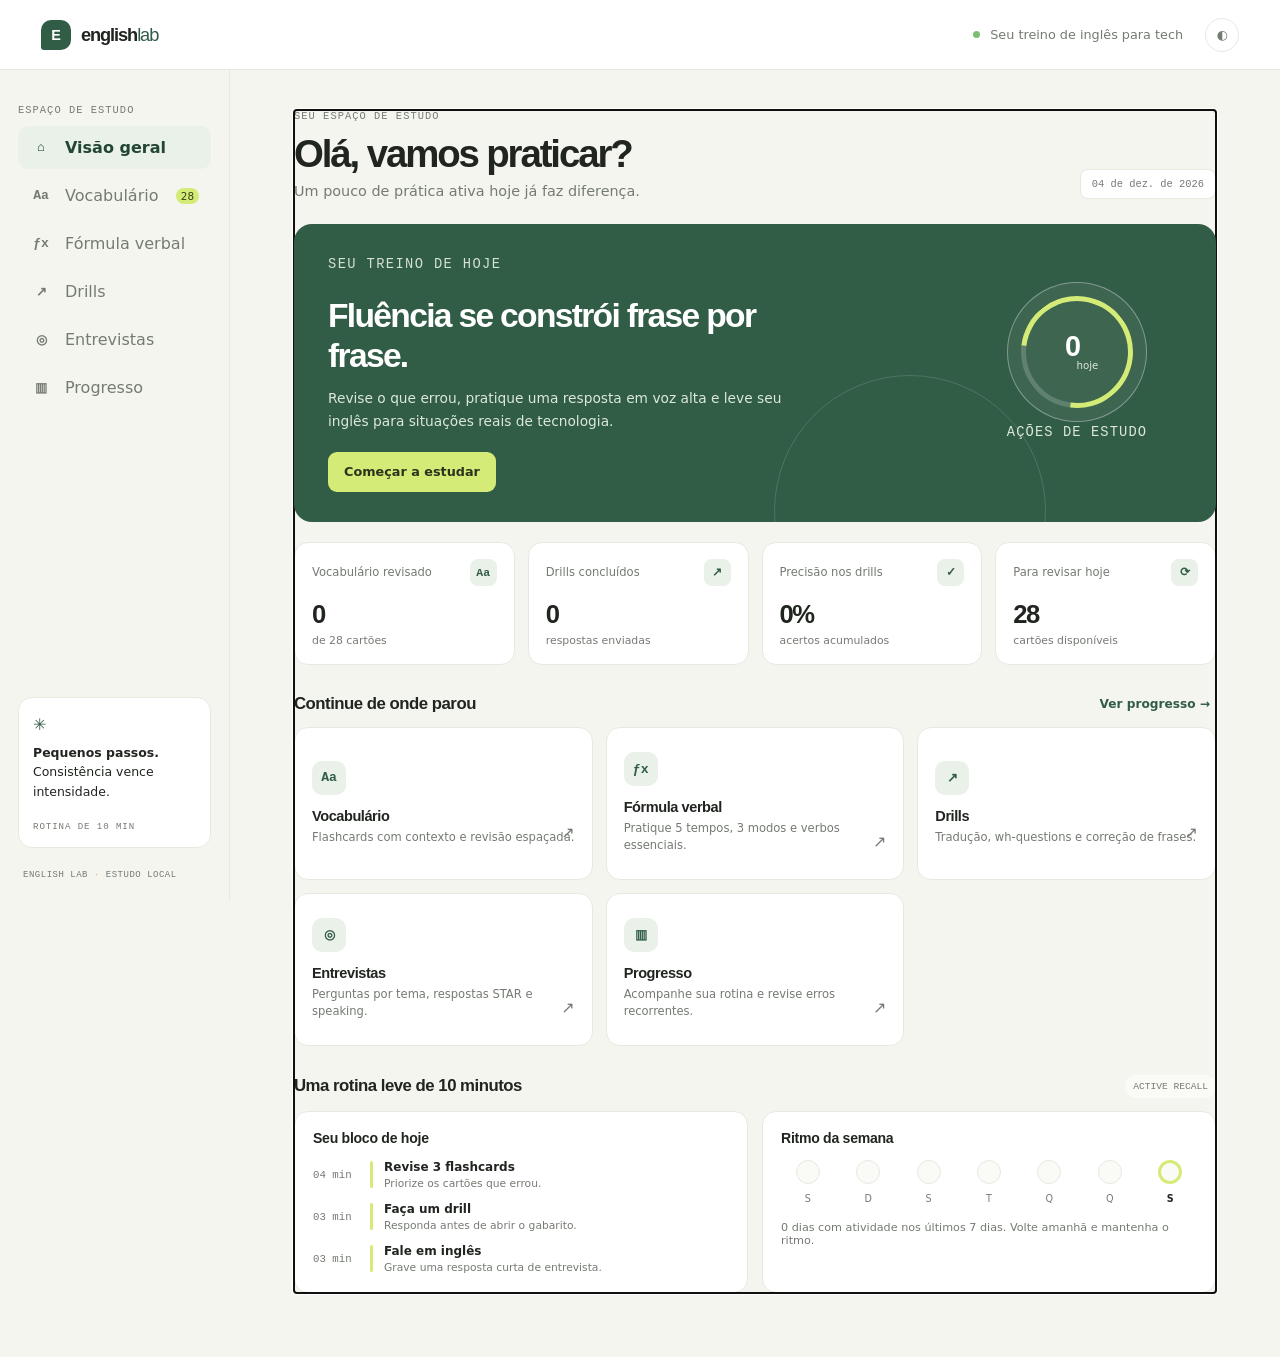
<file: app/src/index.html>
<!doctype html>
<html lang="pt-BR">
  <head>
    <meta charset="utf-8">
    <meta name="viewport" content="width=device-width, initial-scale=1">
    <meta name="theme-color" content="#f5f5f0">
    <meta name="description" content="Treino diário de inglês para entrevistas e trabalho remoto em tecnologia.">
    <title>English Lab — prática diária para devs</title>
    <link rel="stylesheet" href="./css/styles.css">
    <script type="module" src="./js/main.js"></script>
  </head>
  <body>
    <a class="skip-link" href="#main-content">Pular para o conteúdo</a>
    <header class="topbar">
      <a class="brand" href="./" aria-label="English Lab, início">
        <span class="brand__mark" aria-hidden="true">E</span>
        <span>english<span class="brand__light">lab</span></span>
      </a>
      <div class="topbar__right">
        <span class="status-dot" aria-hidden="true"></span>
        <span class="topbar__caption">Seu treino de inglês para tech</span>
        <button class="icon-button" id="theme-toggle" type="button" aria-label="Alternar tema" title="Alternar tema">◐</button>
      </div>
    </header>

    <div class="layout">
      <aside class="sidebar" aria-label="Navegação principal">
        <p class="eyebrow sidebar__label">ESPAÇO DE ESTUDO</p>
        <nav class="nav-list">
          <button class="nav-item is-active" type="button" data-view="home" aria-current="page"><span>⌂</span> Visão geral</button>
          <button class="nav-item" type="button" data-view="vocabulary"><span>Aa</span> Vocabulário <span class="nav-item__count" id="due-count">0</span></button>
          <button class="nav-item" type="button" data-view="formula"><span>ƒx</span> Fórmula verbal</button>
          <button class="nav-item" type="button" data-view="drills"><span>↗</span> Drills</button>
          <button class="nav-item" type="button" data-view="interviews"><span>◎</span> Entrevistas</button>
          <button class="nav-item" type="button" data-view="progress"><span>▥</span> Progresso</button>
        </nav>
        <div class="sidebar__note">
          <span class="sidebar__note-icon" aria-hidden="true">✳</span>
          <p><strong>Pequenos passos.</strong><br>Consistência vence intensidade.</p>
          <span class="sidebar__note-meta">ROTINA DE 10 MIN</span>
        </div>
        <p class="sidebar__version">ENGLISH LAB <span>·</span> ESTUDO LOCAL</p>
      </aside>

      <main class="main-content" id="main-content">
        <div id="app" tabindex="-1" aria-live="polite"></div>
        <div class="toast-region" id="app-notice" role="status" aria-live="polite" hidden></div>
      </main>
    </div>
    <footer class="mobile-footer">
      <p>Feito para praticar, não apenas ler. <span>Bom estudo!</span></p>
    </footer>
  </body>
</html>
</file>
<file: app/src/css/styles.css>
:root {
  color-scheme: light;
  --bg: #f5f5f0;
  --surface: #fff;
  --surface-soft: #fafaf7;
  --ink: #20251f;
  --muted: #747b72;
  --line: #e7e9e1;
  --accent: #315c46;
  --accent-dark: #234634;
  --accent-soft: #e9f1e8;
  --lime: #d5eb77;
  --orange: #e9a66d;
  --red: #b84c3f;
  --shadow: 0 16px 45px rgba(34, 48, 36, .06);
  --radius: 18px;
  font-family: system-ui, -apple-system, "Segoe UI", sans-serif;
}

:root[data-theme="dark"] {
  color-scheme: dark;
  --bg: #171d19;
  --surface: #222a24;
  --surface-soft: #1d251f;
  --ink: #edf1e9;
  --muted: #a2ab9f;
  --line: #354038;
  --accent: #9fcca3;
  --accent-dark: #c4e5c5;
  --accent-soft: #2b3b2d;
  --lime: #596d30;
  --orange: #b67746;
  --red: #ff9185;
  --shadow: 0 16px 45px rgba(0, 0, 0, .15);
}

* { box-sizing: border-box; }
[hidden] { display: none !important; }
body { margin: 0; min-width: 320px; background: var(--bg); color: var(--ink); }
button, input, select, textarea { font: inherit; }
button { color: inherit; }
a { color: inherit; }
.skip-link { position: fixed; top: -60px; left: 1rem; z-index: 20; padding: .7rem 1rem; background: var(--surface); border-radius: 8px; }
.skip-link:focus { top: 1rem; }
.topbar { height: 70px; display: flex; align-items: center; justify-content: space-between; padding: 0 3.2vw; border-bottom: 1px solid var(--line); background: var(--surface); }
.brand { display: inline-flex; align-items: center; gap: 10px; font: 800 1.14rem Manrope, sans-serif; letter-spacing: -.06em; text-decoration: none; }
.brand__mark { display: grid; width: 30px; height: 30px; place-items: center; border-radius: 10px 10px 10px 3px; background: var(--accent); color: #fff; font: 800 .9rem Manrope, sans-serif; letter-spacing: 0; }
.brand__light { color: var(--accent); font-weight: 500; }
.topbar__right { display: flex; align-items: center; gap: 10px; color: var(--muted); font-size: .8rem; }
.status-dot { width: 7px; height: 7px; border-radius: 50%; background: #7ebd75; }
.icon-button { width: 34px; height: 34px; margin-left: 12px; border: 1px solid var(--line); border-radius: 50%; background: var(--surface); cursor: pointer; }
.layout { display: grid; grid-template-columns: 230px minmax(0, 1fr); max-width: 1600px; min-height: calc(100vh - 70px); margin: 0 auto; }
.sidebar { position: sticky; top: 0; display: flex; height: calc(100vh - 70px); flex-direction: column; padding: 34px 18px 20px; border-right: 1px solid var(--line); }
.eyebrow, .sidebar__label, .sidebar__note-meta { font: 500 .65rem "DM Mono", monospace; letter-spacing: .1em; color: var(--muted); }
.sidebar__label { margin: 0 0 15px 12px; }
.nav-list { display: grid; gap: 5px; }
.nav-item { display: flex; min-height: 43px; align-items: center; gap: 13px; padding: 0 12px; border: 0; border-radius: 10px; background: transparent; color: var(--muted); text-align: left; cursor: pointer; transition: background .15s ease, color .15s ease; }
.nav-item > span:first-child { display: inline-grid; width: 22px; place-items: center; color: inherit; font: 600 .82rem "DM Mono", monospace; }
.nav-item:hover, .nav-item.is-active { background: var(--accent-soft); color: var(--accent-dark); }
.nav-item.is-active { font-weight: 700; }
.nav-item__count { margin-left: auto; min-width: 20px; padding: 2px 5px; border-radius: 12px; background: var(--lime); color: #35431d; font-size: .65rem; text-align: center; }
.sidebar__note { margin-top: auto; padding: 17px 14px 14px; border: 1px solid var(--line); border-radius: 14px; background: var(--surface); }
.sidebar__note-icon { color: var(--accent); font-size: 1rem; }
.sidebar__note p { margin: 9px 0 13px; font-size: .78rem; line-height: 1.55; }
.sidebar__note-meta { font-size: .57rem; }
.sidebar__version { margin: 22px 0 0 5px; color: var(--muted); font: 500 .56rem "DM Mono", monospace; letter-spacing: .06em; }
.sidebar__version span { color: var(--orange); }
.main-content { width: 100%; max-width: 1210px; margin: 0 auto; padding: 40px clamp(22px, 5vw, 72px) 64px; }
.page-heading { display: flex; align-items: flex-end; justify-content: space-between; gap: 24px; margin: 0 0 25px; }
.eyebrow { margin: 0 0 10px; }
h1, h2, h3, p { margin-top: 0; }
h1, h2, h3 { font-family: Manrope, "DM Sans", sans-serif; }
h1 { margin-bottom: 7px; font-size: clamp(1.75rem, 3vw, 2.45rem); line-height: 1.15; letter-spacing: -.055em; }
.page-subtitle { margin: 0; color: var(--muted); font-size: .9rem; }
.date-chip { padding: 8px 11px; border: 1px solid var(--line); border-radius: 8px; background: var(--surface); color: var(--muted); font: 500 .65rem "DM Mono", monospace; white-space: nowrap; }
.hero { position: relative; overflow: hidden; display: grid; min-height: 230px; grid-template-columns: minmax(0, 1fr) 210px; align-items: center; gap: 24px; padding: 30px 34px; border-radius: var(--radius); background: var(--accent); color: #fff; }
.hero:after { position: absolute; right: 170px; bottom: -125px; width: 270px; height: 270px; border: 1px solid rgba(255,255,255,.15); border-radius: 50%; content: ""; }
.hero__content { position: relative; z-index: 1; max-width: 590px; }
.hero .eyebrow { color: #d4e2d1; }
.hero h2 { max-width: 470px; margin: 0 0 11px; font-size: clamp(1.55rem, 2.7vw, 2.1rem); line-height: 1.2; letter-spacing: -.05em; }
.hero p { max-width: 480px; margin: 0 0 19px; color: #dce9da; font-size: .86rem; line-height: 1.65; }
.button { display: inline-flex; min-height: 40px; align-items: center; justify-content: center; gap: 8px; padding: 0 15px; border: 1px solid transparent; border-radius: 9px; background: var(--accent); color: #fff; font-size: .8rem; font-weight: 700; text-decoration: none; cursor: pointer; transition: transform .15s ease, opacity .15s ease; }
.button:hover { transform: translateY(-1px); }
.button:disabled { opacity: .48; cursor: not-allowed; transform: none; }
.button--hero { background: var(--lime); color: #29351b; }
.button--secondary { border-color: var(--line); background: var(--surface); color: var(--ink); }
.button--quiet { border-color: var(--line); background: transparent; color: var(--muted); }
.button--danger { border-color: rgba(184,76,63,.25); background: transparent; color: var(--red); }
.hero__visual { position: relative; z-index: 1; display: grid; justify-items: center; }
.daily-ring { display: grid; width: 140px; height: 140px; place-items: center; border: 1px solid rgba(255,255,255,.35); border-radius: 50%; background: rgba(255,255,255,.06); }
.daily-ring__inner { display: grid; width: 112px; height: 112px; align-content: center; justify-items: center; border: 5px solid var(--lime); border-left-color: rgba(255,255,255,.18); border-radius: 50%; transform: rotate(-38deg); }
.daily-ring__inner > * { transform: rotate(38deg); }
.daily-ring strong { font: 800 1.8rem Manrope, sans-serif; line-height: 1.15; }
.daily-ring span { color: #dce9da; font-size: .64rem; }
.hero__visual-caption { margin: 11px 0 0; color: #dce9da; font: 500 .58rem "DM Mono", monospace; letter-spacing: .08em; }
.section-heading { display: flex; align-items: center; justify-content: space-between; gap: 12px; margin: 29px 0 13px; }
.section-heading h2 { margin: 0; font-size: 1.05rem; letter-spacing: -.03em; }
.text-link { border: 0; background: transparent; color: var(--accent); font-size: .76rem; font-weight: 700; text-decoration: none; cursor: pointer; }
.stats-grid { display: grid; grid-template-columns: repeat(4, minmax(0, 1fr)); gap: 13px; }
.stat-card, .panel, .module-card, .study-card { border: 1px solid var(--line); border-radius: 14px; background: var(--surface); }
.stat-card { min-height: 119px; padding: 16px 17px; }
.stat-card__top { display: flex; align-items: center; justify-content: space-between; color: var(--muted); font-size: .72rem; }
.stat-card__icon { display: grid; width: 27px; height: 27px; place-items: center; border-radius: 8px; background: var(--accent-soft); color: var(--accent); font: 600 .72rem "DM Mono", monospace; }
.stat-card strong { display: block; margin-top: 14px; font: 800 1.6rem Manrope, sans-serif; letter-spacing: -.06em; }
.stat-card__foot { color: var(--muted); font-size: .68rem; }
.module-grid { display: grid; grid-template-columns: repeat(3, minmax(0, 1fr)); gap: 13px; }
.module-card { display: block; min-height: 153px; padding: 17px; text-align: left; cursor: pointer; transition: border-color .15s ease, transform .15s ease; }
.module-card:hover { transform: translateY(-2px); border-color: var(--accent); }
.module-card__icon { display: grid; width: 34px; height: 34px; place-items: center; border-radius: 10px; background: var(--accent-soft); color: var(--accent); font: 600 .82rem "DM Mono", monospace; }
.module-card h3 { margin: 13px 0 5px; font-size: .91rem; letter-spacing: -.03em; }
.module-card p { margin: 0; color: var(--muted); font-size: .72rem; line-height: 1.5; }
.module-card__arrow { float: right; margin-top: -23px; color: var(--muted); }
.daily-plan { display: grid; grid-template-columns: 1fr 1fr; gap: 14px; }
.panel { padding: 18px; }
.panel__title { margin: 0 0 14px; font-size: .88rem; letter-spacing: -.02em; }
.plan-list { display: grid; gap: 12px; }
.plan-row { display: flex; align-items: center; gap: 11px; font-size: .75rem; }
.plan-row__time { min-width: 46px; color: var(--muted); font: 500 .64rem "DM Mono", monospace; }
.plan-row__bar { width: 3px; height: 27px; border-radius: 2px; background: var(--lime); }
.plan-row p { margin: 0; }
.plan-row strong { display: block; margin-bottom: 2px; font-size: .75rem; }
.plan-row span { color: var(--muted); font-size: .67rem; }
.week-strip { display: flex; justify-content: space-between; gap: 7px; }
.week-day { display: grid; flex: 1; justify-items: center; gap: 9px; color: var(--muted); font-size: .6rem; }
.week-day__dot { width: 24px; height: 24px; border: 1px solid var(--line); border-radius: 50%; background: var(--surface-soft); }
.week-day.is-done .week-day__dot { border-color: var(--accent); background: var(--accent); }
.week-day.is-today { color: var(--ink); font-weight: 700; }
.week-day.is-today .week-day__dot { border: 3px solid var(--lime); }
.progress-note { margin: 17px 0 0; color: var(--muted); font-size: .7rem; }
.toolbar { display: flex; flex-wrap: wrap; align-items: center; gap: 9px; margin: 18px 0; }
.field { min-height: 40px; padding: 0 12px; border: 1px solid var(--line); border-radius: 9px; outline: none; background: var(--surface); color: var(--ink); font-size: .78rem; }
.field:focus, .textarea:focus { border-color: var(--accent); box-shadow: 0 0 0 3px var(--accent-soft); }
.search-field { min-width: min(100%, 230px); flex: 1; }
.textarea { width: 100%; min-height: 112px; padding: 12px; resize: vertical; border: 1px solid var(--line); border-radius: 10px; outline: none; background: var(--surface); color: var(--ink); font-size: .82rem; line-height: 1.6; }
.flashcard { display: grid; min-height: 265px; align-content: center; justify-items: center; padding: 30px; border: 1px solid var(--line); border-radius: var(--radius); background: var(--surface); box-shadow: var(--shadow); text-align: center; }
.flashcard__label { margin-bottom: 13px; color: var(--muted); font: 500 .62rem "DM Mono", monospace; letter-spacing: .11em; }
.flashcard__term { max-width: 750px; margin: 0 auto 12px; font: 700 clamp(1.5rem, 4vw, 2.35rem) Manrope, sans-serif; letter-spacing: -.045em; }
.flashcard__hint { margin: 0; color: var(--muted); font-size: .82rem; }
.flashcard__answer { max-width: 640px; margin: 16px auto 0; padding-top: 15px; border-top: 1px solid var(--line); }
.flashcard__meaning { margin: 0 0 7px; color: var(--accent); font-size: 1.03rem; font-weight: 700; }
.flashcard__example { margin: 0; color: var(--muted); font-size: .83rem; line-height: 1.6; }
.flashcard__example em { color: var(--ink); font-style: normal; font-weight: 600; }
.flashcard-actions { display: flex; flex-wrap: wrap; justify-content: center; gap: 8px; margin-top: 14px; }
.card-meta { display: flex; justify-content: center; gap: 8px; margin-top: 16px; }
.pill { display: inline-flex; align-items: center; min-height: 23px; padding: 3px 8px; border-radius: 99px; background: var(--surface-soft); color: var(--muted); font: 500 .6rem "DM Mono", monospace; }
.pill--accent { background: var(--accent-soft); color: var(--accent-dark); }
.list-summary { margin: 16px 0 0; color: var(--muted); font-size: .72rem; }
.table-wrap { overflow-x: auto; border: 1px solid var(--line); border-radius: 12px; background: var(--surface); }
.conjugation-table { width: 100%; min-width: 680px; border-collapse: collapse; text-align: left; }
.conjugation-table th, .conjugation-table td { padding: 12px 13px; border-bottom: 1px solid var(--line); font-size: .72rem; }
.conjugation-table thead th { background: var(--surface-soft); color: var(--muted); font: 500 .61rem "DM Mono", monospace; letter-spacing: .04em; }
.conjugation-table tbody th { width: 94px; color: var(--accent-dark); font-size: .7rem; }
.conjugation-table td { color: var(--ink); }
.conjugation-table tr:last-child th, .conjugation-table tr:last-child td { border-bottom: 0; }
.quiz-table { min-width: 1030px; table-layout: fixed; }
.quiz-table th:first-child { width: 105px; }
.quiz-table th:not(:first-child) { width: 185px; }
.quiz-table td { vertical-align: top; }
.quiz-input { width: 100%; min-width: 145px; font-size: .72rem; }
.quiz-input.is-correct { border-color: var(--accent); background: var(--accent-soft); }
.quiz-input.is-incorrect { border-color: var(--red); background: color-mix(in srgb, var(--red) 8%, var(--surface)); }
.quiz-feedback { display: block; max-width: 180px; margin-top: 5px; color: var(--muted); font-size: .65rem; line-height: 1.4; overflow-wrap: anywhere; }
.quiz-feedback:not([hidden]) { color: var(--accent-dark); }
.quiz-input.is-incorrect + .quiz-feedback { color: var(--red); }
.quiz-actions { margin: 15px 0 0; }
.quiz-summary { margin: 8px 0 18px; color: var(--muted); font-size: .78rem; }
.formula-modes { display: flex; flex-wrap: wrap; gap: 7px; }
.formula-modes .button[aria-pressed="true"] { border-color: var(--accent); color: var(--accent-dark); }
.formula-note { margin-top: 13px; padding: 13px 15px; border-left: 3px solid var(--lime); border-radius: 0 9px 9px 0; background: var(--surface); color: var(--muted); font-size: .75rem; line-height: 1.6; }
.exercise-card { padding: clamp(20px, 3vw, 30px); border: 1px solid var(--line); border-radius: var(--radius); background: var(--surface); box-shadow: var(--shadow); }
.exercise-card__top { display: flex; justify-content: space-between; gap: 12px; margin-bottom: 16px; }
.exercise-card__prompt { margin: 12px 0 18px; font: 700 clamp(1.1rem, 2.4vw, 1.5rem) Manrope, sans-serif; letter-spacing: -.035em; line-height: 1.35; }
.exercise-feedback { margin: 14px 0 0; padding: 12px 14px; border-radius: 9px; background: var(--accent-soft); color: var(--accent-dark); font-size: .8rem; line-height: 1.55; }
.exercise-feedback.is-wrong { background: color-mix(in srgb, var(--red) 11%, var(--surface)); color: var(--red); }
.answer-row { display: flex; gap: 8px; }
.answer-row .field { flex: 1; }
.question-card { display: grid; gap: 14px; padding: 17px; border: 1px solid var(--line); border-radius: 13px; background: var(--surface); }
.question-card__title { margin: 0; font: 700 1rem Manrope, sans-serif; line-height: 1.5; }
.question-card__meta { display: flex; flex-wrap: wrap; gap: 6px; }
.question-card__hint { margin: 0; color: var(--muted); font-size: .78rem; line-height: 1.6; }
.question-list { display: grid; gap: 11px; }
.timer-display { margin: 7px 0 12px; font: 700 2.3rem "DM Mono", monospace; letter-spacing: -.06em; }
.timer-panel { display: flex; flex-wrap: wrap; align-items: center; justify-content: space-between; gap: 16px; }
.timer-panel p { max-width: 440px; margin: 0; color: var(--muted); font-size: .76rem; line-height: 1.55; }
.speaking-tools { display: grid; grid-template-columns: repeat(2, minmax(0, 1fr)); gap: 14px; margin-bottom: 20px; }
.speaking-tools .panel { align-content: start; }
.self-check { display: grid; gap: 9px; margin: 16px 0 0; padding: 12px; border: 1px solid var(--line); border-radius: 10px; }
.self-check legend { padding: 0 5px; color: var(--muted); font-size: .7rem; }
.self-check__item { display: flex; align-items: flex-start; gap: 8px; color: var(--muted); font-size: .68rem; line-height: 1.45; }
.self-check__item input { accent-color: var(--accent); }
.empty-state { padding: 35px 20px; border: 1px dashed var(--line); border-radius: 13px; color: var(--muted); text-align: center; font-size: .82rem; }
.empty-state strong { display: block; margin-bottom: 6px; color: var(--ink); font: 700 1rem Manrope, sans-serif; }
.notice-banner { margin-bottom: 18px; padding: 12px 14px; border: 1px solid color-mix(in srgb, var(--orange) 42%, var(--line)); border-radius: 10px; background: color-mix(in srgb, var(--orange) 10%, var(--surface)); color: var(--ink); font-size: .76rem; line-height: 1.5; }
.toast-region { position: fixed; right: 18px; bottom: 18px; z-index: 10; max-width: min(420px, calc(100vw - 36px)); padding: 13px 16px; border: 1px solid var(--line); border-radius: 10px; background: var(--surface); box-shadow: var(--shadow); font-size: .78rem; }
.mobile-footer { display: none; }
.sr-only { position: absolute; overflow: hidden; width: 1px; height: 1px; padding: 0; border: 0; clip: rect(0,0,0,0); white-space: nowrap; }
.spacer-top { margin-top: 20px; }

@media (max-width: 950px) {
  .layout { grid-template-columns: 190px minmax(0, 1fr); }
  .main-content { padding-right: 25px; padding-left: 25px; }
  .stats-grid { grid-template-columns: repeat(2, minmax(0, 1fr)); }
  .module-grid { grid-template-columns: repeat(2, minmax(0, 1fr)); }
}
@media (max-width: 680px) {
  .topbar { height: 60px; padding: 0 17px; }
  .topbar__caption { display: none; }
  .layout { display: block; min-height: calc(100vh - 60px); }
  .sidebar { position: sticky; z-index: 5; top: 0; height: auto; padding: 8px 10px; border-right: 0; border-bottom: 1px solid var(--line); background: var(--surface); }
  .sidebar__label, .sidebar__note, .sidebar__version { display: none; }
  .nav-list { display: flex; overflow-x: auto; gap: 4px; scrollbar-width: none; }
  .nav-list::-webkit-scrollbar { display: none; }
  .nav-item { min-width: max-content; min-height: 38px; gap: 7px; padding: 0 10px; font-size: .72rem; }
  .nav-item > span:first-child { width: auto; }
  .nav-item__count { display: none; }
  .main-content { padding: 27px 16px 45px; }
  .page-heading { align-items: flex-start; }
  .date-chip { display: none; }
  .hero { min-height: auto; grid-template-columns: minmax(0,1fr) 85px; gap: 10px; padding: 23px 19px; }
  .hero__visual { align-self: center; }
  .daily-ring { width: 77px; height: 77px; }
  .daily-ring__inner { width: 63px; height: 63px; border-width: 3px; }
  .daily-ring strong { font-size: 1.1rem; }
  .daily-ring span { font-size: .5rem; }
  .hero__visual-caption { text-align: center; font-size: .48rem; }
  .hero:after { right: 20px; }
  .stats-grid { gap: 9px; }
  .stat-card { min-height: 106px; padding: 12px; }
  .stat-card__top { font-size: .66rem; }
  .stat-card strong { margin-top: 11px; font-size: 1.4rem; }
  .module-grid, .daily-plan, .speaking-tools { grid-template-columns: 1fr; }
  .module-card { min-height: auto; }
  .module-card h3 { margin-top: 10px; }
  .toolbar > .field, .toolbar > select { min-width: 100%; }
  .flashcard { min-height: 240px; padding: 23px 17px; }
  .answer-row { flex-direction: column; }
  .timer-panel { align-items: flex-start; flex-direction: column; }
  .mobile-footer { display: block; padding: 0 16px 22px; color: var(--muted); font-size: .68rem; text-align: center; }
  .mobile-footer p { margin: 0; }
  .mobile-footer span { color: var(--accent); }
}
@media (prefers-reduced-motion: reduce) {
  *, *::before, *::after { scroll-behavior: auto !important; transition-duration: .01ms !important; animation-duration: .01ms !important; animation-iteration-count: 1 !important; }
}
</file>
